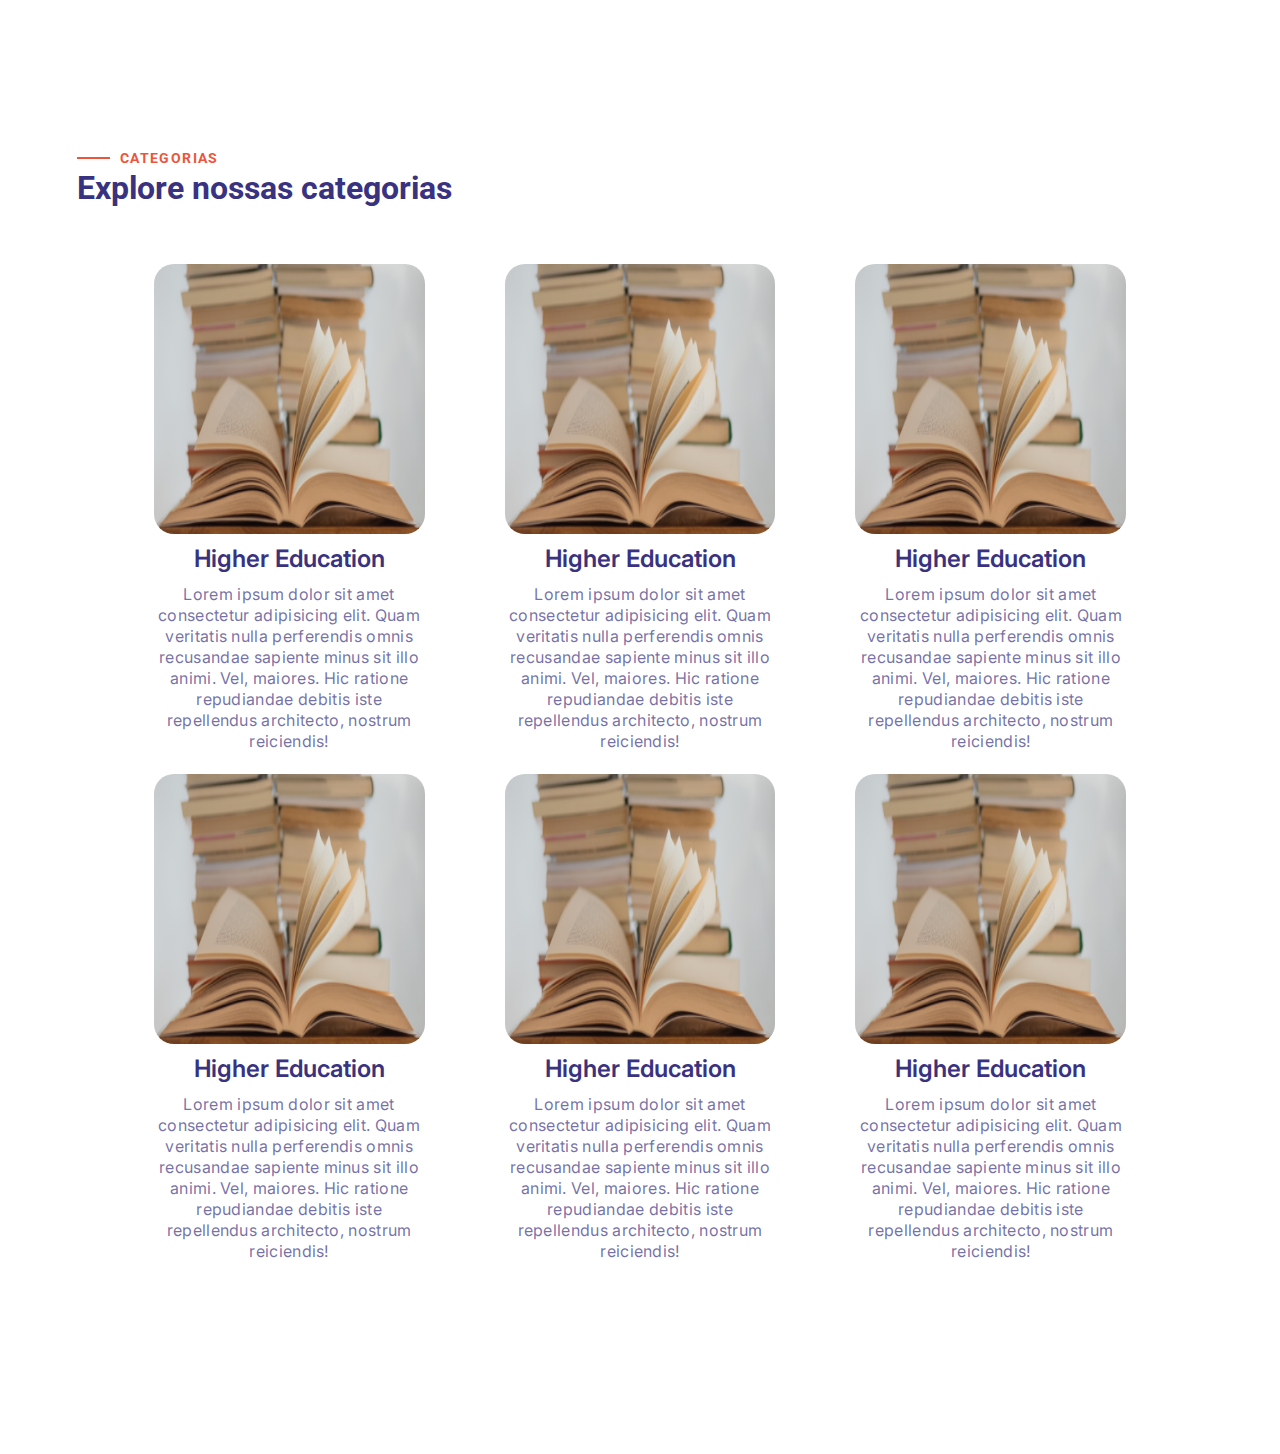
<file: categoria.html>
<!DOCTYPE html>
<html lang="en">
<head>
    <meta charset="UTF-8">
    <meta http-equiv="X-UA-Compatible" content="IE=edge">
    <meta name="viewport" content="width=device-width, initial-scale=1.0">
    <link rel="stylesheet" href="./css/categoriaStyles.css"/>
    <title>Categorias</title>


        <!--import fonts -->
        <link rel="preconnect" href="https://fonts.googleapis.com">
        <link rel="preconnect" href="https://fonts.gstatic.com" crossorigin>
        <link href="https://fonts.googleapis.com/css2?family=Roboto:wght@400;500;700&display=swap" rel="stylesheet">
    
        <!-- import boosttrap -->
        <link href="https://cdn.jsdelivr.net/npm/bootstrap@5.3.0-alpha1/dist/css/bootstrap.min.css" rel="stylesheet"
            integrity="sha384-GLhlTQ8iRABdZLl6O3oVMWSktQOp6b7In1Zl3/Jr59b6EGGoI1aFkw7cmDA6j6gD" crossorigin="anonymous">
        <script src="https://cdn.jsdelivr.net/npm/bootstrap@5.3.0-alpha1/dist/js/bootstrap.bundle.min.js"
            integrity="sha384-w76AqPfDkMBDXo30jS1Sgez6pr3x5MlQ1ZAGC+nuZB+EYdgRZgiwxhTBTkF7CXvN" crossorigin="anonymous">
        </script>
    
        <!--Import css-->
        <link href="./css/main.css" rel="stylesheet">
    
        <!-- codigo para usar o header e footer dos arquivos header.html e footer.html-->
        <script src="https://code.jquery.com/jquery-3.3.1.js"
            integrity="sha256-2Kok7MbOyxpgUVvAk/HJ2jigOSYS2auK4Pfzbm7uH60=" crossorigin="anonymous">
        </script>
    

</head>

<body class="cBody">

    <section class="categoria">

    <h2 class="cTitle1"><div class="retangulo"></div> CATEGORIAS</h2>
    <h1 class="cSubTitle">Explore nossas categorias</h1>
    
    <div class="cGridContainer">

        <div class="item1"> 

            <img src="./img/livro.png"/>

            <h3>Higher Education</h3>
            <p>Lorem ipsum dolor sit amet consectetur adipisicing elit. Quam veritatis nulla perferendis omnis recusandae sapiente minus sit illo animi. Vel, maiores. Hic ratione repudiandae debitis iste repellendus architecto, nostrum reiciendis!</p>

        </div>
        <div class="item2">
            <img src="./img/livro.png"/>
            <h3>Higher Education</h3>
            <p>Lorem ipsum dolor sit amet consectetur adipisicing elit. Quam veritatis nulla perferendis omnis recusandae sapiente minus sit illo animi. Vel, maiores. Hic ratione repudiandae debitis iste repellendus architecto, nostrum reiciendis!</p>    
        </div>
        <div class="item3"> 
            <img src="./img/livro.png"/>  
            <h3>Higher Education</h3>
            <p>Lorem ipsum dolor sit amet consectetur adipisicing elit. Quam veritatis nulla perferendis omnis recusandae sapiente minus sit illo animi. Vel, maiores. Hic ratione repudiandae debitis iste repellendus architecto, nostrum reiciendis!</p>  
        </div>
        <div class="item4"> 
            
            <img src="./img/livro.png"/>
            <h3>Higher Education</h3>
            <p>Lorem ipsum dolor sit amet consectetur adipisicing elit. Quam veritatis nulla perferendis omnis recusandae sapiente minus sit illo animi. Vel, maiores. Hic ratione repudiandae debitis iste repellendus architecto, nostrum reiciendis!</p>

        </div>
        <div class="item5"> 

            <img src="./img/livro.png"/>
            <h3>Higher Education</h3>
            <p>Lorem ipsum dolor sit amet consectetur adipisicing elit. Quam veritatis nulla perferendis omnis recusandae sapiente minus sit illo animi. Vel, maiores. Hic ratione repudiandae debitis iste repellendus architecto, nostrum reiciendis!</p>

        </div>
        <div class="item6"> 

            <img src="./img/livro.png"/>
            <h3>Higher Education</h3>
            <p>Lorem ipsum dolor sit amet consectetur adipisicing elit. Quam veritatis nulla perferendis omnis recusandae sapiente minus sit illo animi. Vel, maiores. Hic ratione repudiandae debitis iste repellendus architecto, nostrum reiciendis!</p>
        </div>


    </div>
    </section>



</body>


</html>
</file>
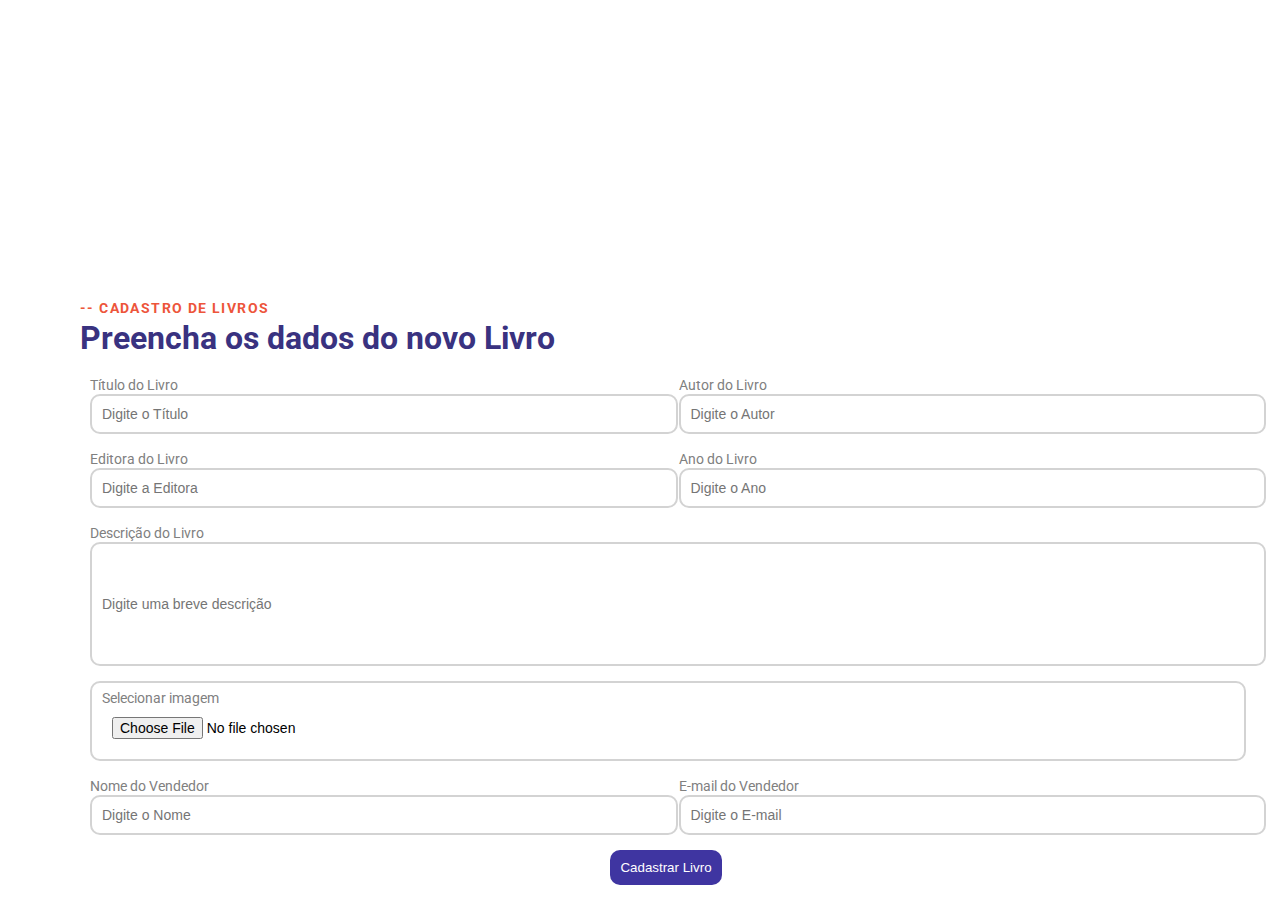
<file: forms.html>
<!DOCTYPE html>
<html>

<head>
    <meta charset="UTF-8">
    <title>The book is on the Table</title>

    <!--import fonts -->
    <link rel="preconnect" href="https://fonts.googleapis.com">
    <link rel="preconnect" href="https://fonts.gstatic.com" crossorigin>
    <link href="https://fonts.googleapis.com/css2?family=Roboto:wght@400;500;700&display=swap" rel="stylesheet">

    <!-- import boosttrap -->
    <link href="https://cdn.jsdelivr.net/npm/bootstrap@5.3.0-alpha1/dist/css/bootstrap.min.css" rel="stylesheet"
        integrity="sha384-GLhlTQ8iRABdZLl6O3oVMWSktQOp6b7In1Zl3/Jr59b6EGGoI1aFkw7cmDA6j6gD" crossorigin="anonymous">
    <script src="https://cdn.jsdelivr.net/npm/bootstrap@5.3.0-alpha1/dist/js/bootstrap.bundle.min.js"
        integrity="sha384-w76AqPfDkMBDXo30jS1Sgez6pr3x5MlQ1ZAGC+nuZB+EYdgRZgiwxhTBTkF7CXvN" crossorigin="anonymous">
    </script>

    <!--Import css-->
    <link href="./css/main.css" rel="stylesheet">
    <link href="./css/forms.css" rel="stylesheet">

    <!--Import js-->
    <script src="js/validation.js"></script>

    <!-- codigo para usar o header e footer dos arquivos header.html e footer.html-->
    <script src="https://code.jquery.com/jquery-3.3.1.js"
        integrity="sha256-2Kok7MbOyxpgUVvAk/HJ2jigOSYS2auK4Pfzbm7uH60=" crossorigin="anonymous">
    </script>
    <!-- ----------------------------------------------------------------------- -->
</head>

<body id="fBody">

    <section id="form">
    
        <h2 class="fTitle1">-- CADASTRO DE LIVROS</h2>
        <h1 class="fSubTitle">Preencha os dados do novo Livro</h1>

        <form>
            <div class="form_row">
                <div class="inline-block right-margin">
                    <label for="ftitulo">Título do Livro</label><br>
                    <input class="rounded required" type="text" id="ftitulo" name="ftitulo" placeholder="Digite o Título" required>
                    <p class="error"></p>
                </div>
                <div class="inline-block">
                    <label for="fautor">Autor do Livro</label><br>
                    <input class="rounded required" type="text" id="fautor" name="fautor" placeholder="Digite o Autor" required>
                    <p class="error"></p>
                </div>
            </div>
            <div class="form_row">
                <div class="inline-block right-margin">
                    <label for="feditora">Editora do Livro</label><br>
                    <input class="rounded" type="text" id="feditora" name="feditora" placeholder="Digite a Editora"><br>
                </div>
                <div class="inline-block">
                    <label for="fano">Ano do Livro</label><br>
                    <input class="rounded required" type="number" min="1900" max="2023" id="fano" name="fano" placeholder="Digite o Ano" required>
                    <p class="error"></p>
                </div>
            </div>
            <div class="form_row">
                <div class="inline-block">
                    <label for="fdescricao">Descrição do Livro</label><br>
                    <input class="rounded big_input" type="text" id="fdescricao" name="fdescricao" placeholder="Digite uma breve descrição"><br>
                </div>
            </div>
            <div class="form_row rounded">
                <div class="inline-block right-margin" id="image_select">
                    <label for="fimg">Selecionar imagem</label>
                    <input type="file" id="fimg" name="fimg" accept="image/*">
                </div>
            </div>

            <div class="form_row">
                <div class="inline-block right-margin">
                    <label for="fnome_vendedor">Nome do Vendedor</label><br>
                    <input class="rounded required" type="text" id="fnome_vendedor" name="fnome_vendedor" placeholder="Digite o Nome" required>
                    <p class="error"></p>
                </div>
                <div class="inline-block">
                    <label for="femail_vendedor">E-mail do Vendedor</label><br>
                    <input class="rounded" type="email" id="femail_vendedor" name="femail_vendedor" placeholder="Digite o E-mail"><br>
                    <p id="wrong_email" class="error"></p>
                </div>
            </div>

            <div class="form_row">
                <input class="rounded centralized" type="submit" onclick="validate()" value="Cadastrar Livro">
            </div>
        </form>

    </section>

</body>

</html>
</file>
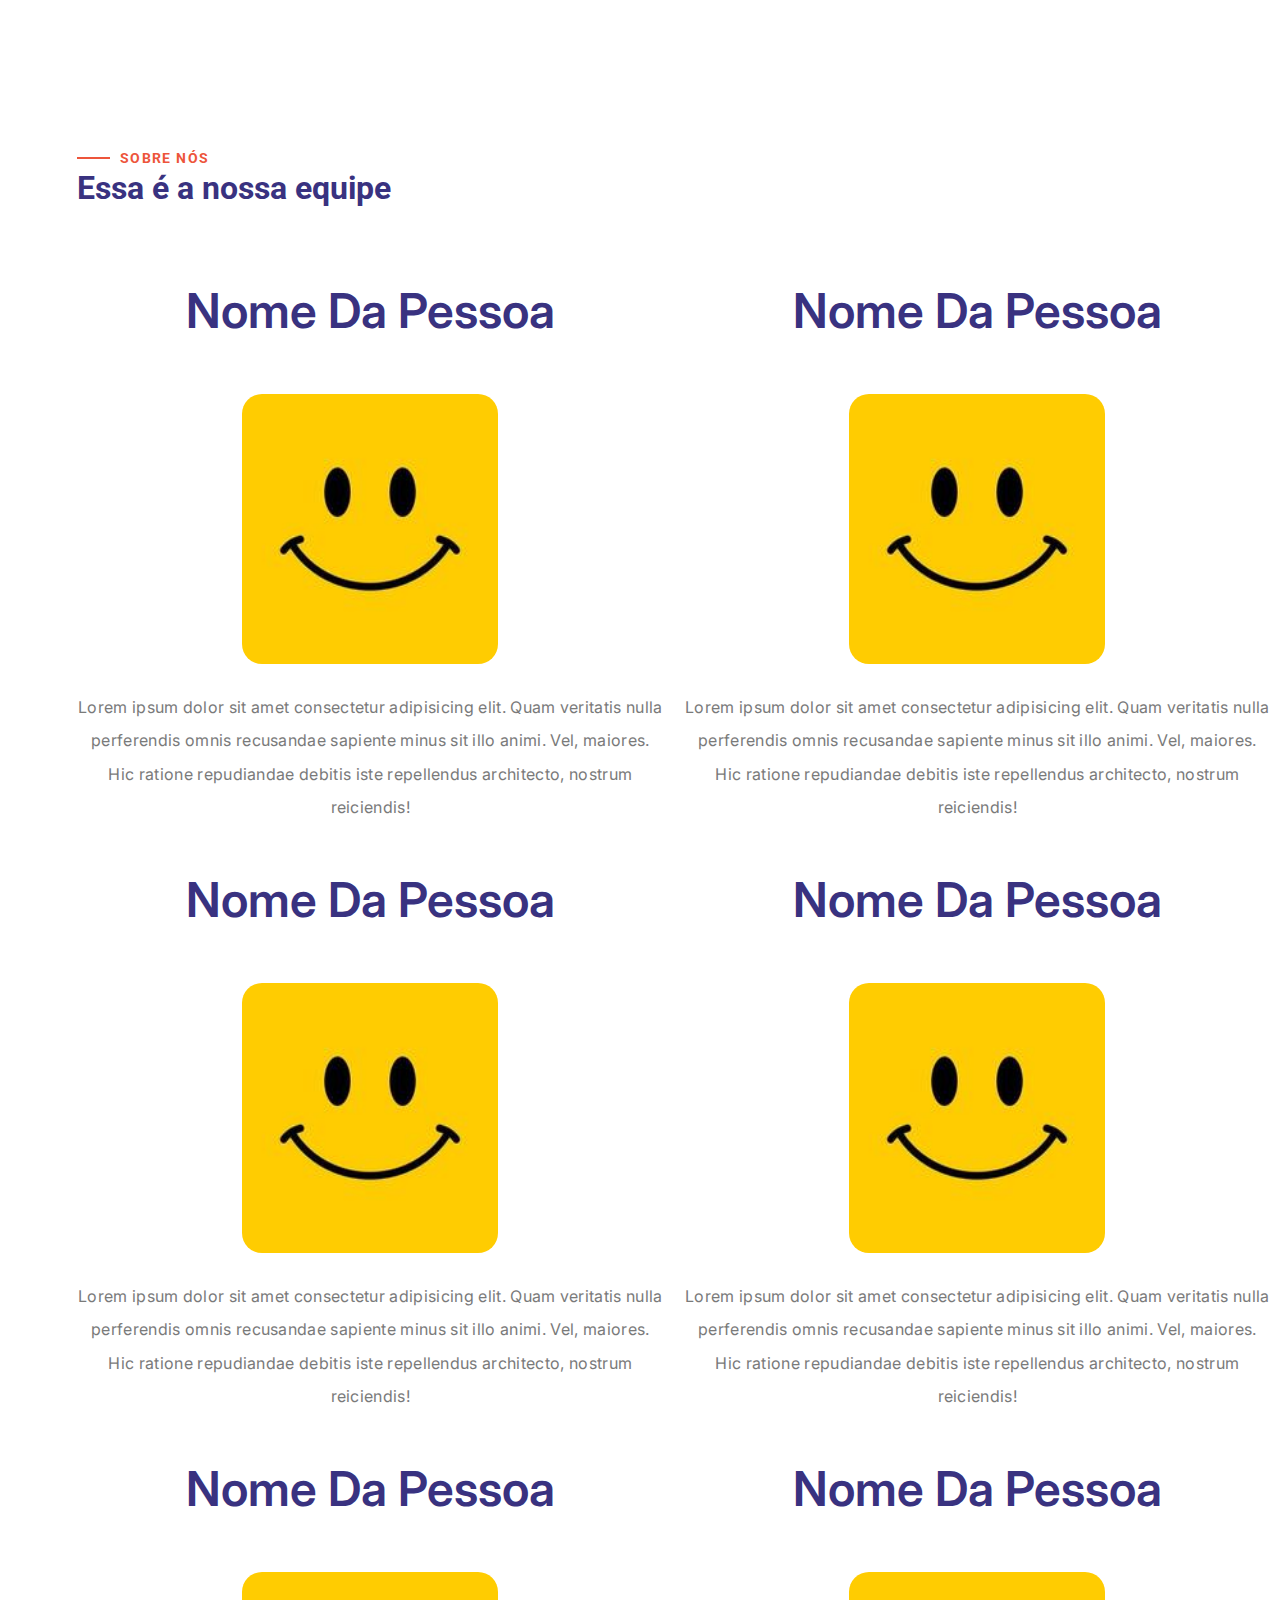
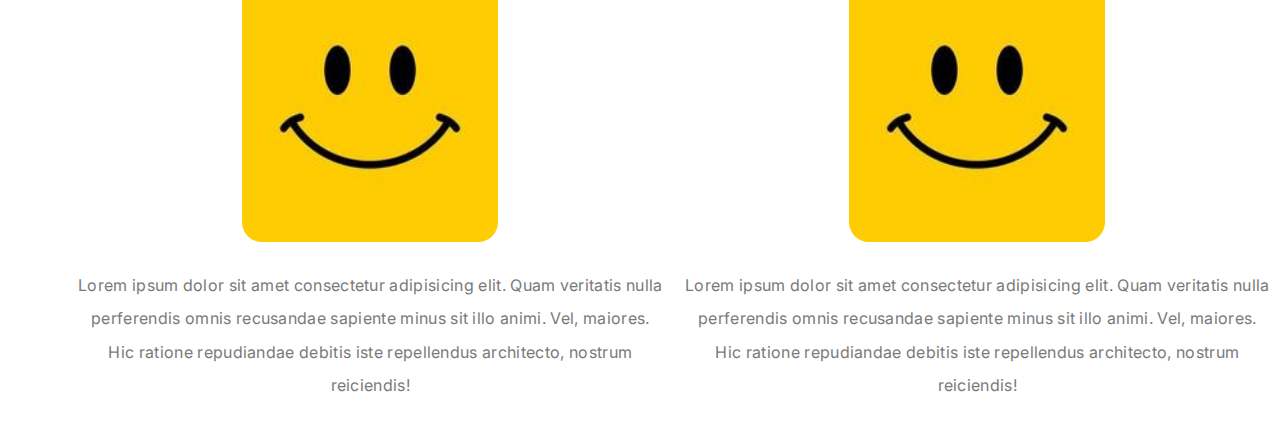
<file: sobre.html>
<!DOCTYPE html>
<html>

<head>
    <title>The book is on the Table</title>

    <!--import fonts -->
    <link rel="preconnect" href="https://fonts.googleapis.com">
    <link rel="preconnect" href="https://fonts.gstatic.com" crossorigin>
    <link href="https://fonts.googleapis.com/css2?family=Roboto:wght@400;500;700&display=swap" rel="stylesheet">

    <!-- import boosttrap -->
    <link href="https://cdn.jsdelivr.net/npm/bootstrap@5.3.0-alpha1/dist/css/bootstrap.min.css" rel="stylesheet"
        integrity="sha384-GLhlTQ8iRABdZLl6O3oVMWSktQOp6b7In1Zl3/Jr59b6EGGoI1aFkw7cmDA6j6gD" crossorigin="anonymous">
    <script src="https://cdn.jsdelivr.net/npm/bootstrap@5.3.0-alpha1/dist/js/bootstrap.bundle.min.js"
        integrity="sha384-w76AqPfDkMBDXo30jS1Sgez6pr3x5MlQ1ZAGC+nuZB+EYdgRZgiwxhTBTkF7CXvN" crossorigin="anonymous">
    </script>

    <!--Import css-->
    <link href="./css/main.css" rel="stylesheet">

    <!-- codigo para usar o header e footer dos arquivos header.html e footer.html-->
    <script src="https://code.jquery.com/jquery-3.3.1.js"
        integrity="sha256-2Kok7MbOyxpgUVvAk/HJ2jigOSYS2auK4Pfzbm7uH60=" crossorigin="anonymous">
    </script>

    <link rel="stylesheet" href="css/sobre.css"/>
    <!-- -------------------------------------------------------------------- -->
</head>

<body>
    
    <section class="categoria">

        <h2 class="cTitle1"><div class="retangulo"></div>SOBRE NÓS</h2>
        <h1 class="cSubTitle">Essa é a nossa equipe</h1>


    </section>

    <div class="cGridContainer">

        <div class="item1"> 
        
            <h3> Nome Da Pessoa</h3>

            <img src="./img/pessoa.jpg"/>

            <p>Lorem ipsum dolor sit amet consectetur adipisicing elit. Quam veritatis nulla perferendis omnis recusandae sapiente minus sit illo animi. Vel, maiores. Hic ratione repudiandae debitis iste repellendus architecto, nostrum reiciendis!</p>

        </div>

        
        <div class="item2"> 
        
            <h3> Nome Da Pessoa</h3>

            <img src="./img/pessoa.jpg"/>

            <p>Lorem ipsum dolor sit amet consectetur adipisicing elit. Quam veritatis nulla perferendis omnis recusandae sapiente minus sit illo animi. Vel, maiores. Hic ratione repudiandae debitis iste repellendus architecto, nostrum reiciendis!</p>

        </div>

        
        <div class="item3"> 
        
            <h3> Nome Da Pessoa</h3>

            <img src="./img/pessoa.jpg"/>

            <p>Lorem ipsum dolor sit amet consectetur adipisicing elit. Quam veritatis nulla perferendis omnis recusandae sapiente minus sit illo animi. Vel, maiores. Hic ratione repudiandae debitis iste repellendus architecto, nostrum reiciendis!</p>

        </div>

        
        <div class="item4"> 
        
            <h3> Nome Da Pessoa</h3>

            <img src="./img/pessoa.jpg"/>

            <p>Lorem ipsum dolor sit amet consectetur adipisicing elit. Quam veritatis nulla perferendis omnis recusandae sapiente minus sit illo animi. Vel, maiores. Hic ratione repudiandae debitis iste repellendus architecto, nostrum reiciendis!</p>

        </div>

        
        <div class="item5"> 
        
            <h3> Nome Da Pessoa</h3>

            <img src="./img/pessoa.jpg"/>

            <p>Lorem ipsum dolor sit amet consectetur adipisicing elit. Quam veritatis nulla perferendis omnis recusandae sapiente minus sit illo animi. Vel, maiores. Hic ratione repudiandae debitis iste repellendus architecto, nostrum reiciendis!</p>

        </div>
        

        
        <div class="item6"> 
        
            <h3> Nome Da Pessoa</h3>

            <img src="./img/pessoa.jpg"/>

            <p>Lorem ipsum dolor sit amet consectetur adipisicing elit. Quam veritatis nulla perferendis omnis recusandae sapiente minus sit illo animi. Vel, maiores. Hic ratione repudiandae debitis iste repellendus architecto, nostrum reiciendis!</p>

        </div>
    </div>

</body>

</html>
</body>
</file>
<file: css/categoriaStyles.css>
@import url("https://fonts.googleapis.com/css2?family=Roboto:wght@400;500;700&display=swap");

@import url('https://fonts.googleapis.com/css2?family=Inter:wght@600&display=swap');

.categoria{
    margin-top: 150px;
    margin-left: 6vw;
    margin-right: 6vw;
    margin-bottom: 20vh;
}

.retangulo{

    /* Rectangle 10 */

width: 33px;
height: 2px;
margin-top: 7px;
margin-right: 10px;


background: #ED553B;

}


.cTitle1{

    color: orange;
    /* CATEGORIAS */
    font-family: "Roboto";
    font-weight: 700;
    font-size: 14px;
    line-height: 16px;
    letter-spacing: 0.1em;
    margin-bottom: 0;
    color: #ED553B;
    display:flex
}

.cSubTitle{

    /* Explore nossas categorias */

    font-family:'Roboto';
    font-weight: 700;
    font-size: 32px;
    line-height: 44px;
    /* or 138% */
    margin-bottom: 6vh;
    color: #393280;


}

.cGridContainer{
    display:flex
}

.cGridItem{

    width: 33%vw;

}

.cContainerImg {

    height: 70%;
    width: 100%;


}


.cGridContainer {
    display: grid;
    grid-template-columns: repeat(3, 1fr);
    grid-template-rows: repeat(2, 1fr);
    grid-column-gap: 80px;
    grid-row-gap: 10px;
}
    
.item1 { grid-area: 1 / 1 / 2 / 2; }
.item2 { grid-area: 1 / 2 / 2 / 3; }
.item3 { grid-area: 1 / 3 / 2 / 4; }
.item4 { grid-area: 2 / 1 / 3 / 2; }
.item5 { grid-area: 2 / 2 / 3 / 3; }
.item6 { grid-area: 2 / 3 / 3 / 4; }

.cGridContainer img{

    height:30vh;
    width:100%;
    border-radius: 20px;
    margin-bottom: 1vh;

    
}

.cGridContainer h3 {
    /* Higher Education */
    font-family: 'Inter';
    font-style: normal;
    font-size: 24px;
    line-height: 32px;
/* or 133% */
    text-align: center;
    font-weight: 600;
    color: #393280;
    margin-bottom: 1vh;
}

.cGridContainer p {

    /* Lorem ipsum dolor sit amet, consectetur adipiscing elit. Sed eu feugiat amet, libero ipsum enim pharetra hac. Urna commodo, lacus ut mat, */

width: 100%;
height: 20vh;

font-family: 'Inter';
font-style: normal;
font-weight: 400;
font-size: 16px;
line-height: 21px;
/* or 200% */
text-align: center;

color: rgba(57, 50, 128, 0.7);


/* Inside auto layout */
flex: none;
order: 1;
flex-grow: 0;

}
</file>
<file: css/main.css>
@import url(catalogo.css);
@import url(forms.css);
@import url(sobre.css);
@import url(categoriaStyles.css);

*, dl, ol, ul, .h1, .h2, .h3, .h4, .h5, .h6, h1, h2, h3, h4, h5, h6 {
    margin: 0;
    padding: 0;
    border: 0;
}

:root {
    --purple: #393280;
}

a {
    text-decoration: none;
}

body {
    font-family: 'Roboto', sans-serif !important;
}

/*footer*/
footer {
    width: 100vw;
    background-color: var(--purple);
}

.container-footer {
    margin: 0 !important;
    padding-left: 0 !important;
}

.container-footer {
    margin: 0 !important;
    padding-left: 0 !important;
    font: 'Roboto';
}

.footer-social-logo {
    margin-bottom: 0.5rem;
    padding-left: 5%;
}

.footer-link-row {
    align-items: center;
}

.footer-company-logo {
    margin-bottom: 0.5rem;
}

/*header*/
header {
    background: rgb(227,224,255);
    background: linear-gradient(180deg, rgba(227,224,255,1) 0%, rgba(227,224,255,1) 35%, rgba(255,255,255,1) 100%);
}

#top-bar {
    background-color: var(--purple);
    height: 40px;
    width: 100%;
    display: flex;
    justify-content: space-between;
    align-items: center;
    padding: 0 80px;
}

.header-social-logo a {
    margin-left: 10px;
}

.phone {
    font-size: 14px;
}

header {
    width: 100vw;
    position: fixed;
    top: 0;
}

#header-menu {
    display: flex;
    justify-content: space-between;
    align-items: center;
    padding: 0px 80px;
}

.menu .menu-nav{
    display: flex;
    flex-direction: row;
    list-style: none;
    column-gap: 20px;
    padding: 30px 0;
}

.menu .menu-nav li{
    margin-right: 20px;
    text-transform: uppercase;
    color: #111111;
    cursor: pointer;
}

li.active {
    font-weight: bold;
    color: #F37964 !important;
}

.subnav {
  display: none;
  position: absolute;
  background-color: #fff;
  padding: 10px 15px;
  list-style: none;
  box-shadow: 0px 5px 10px 0px rgba(0,0,0,0.2);
}

.menu .menu-nav  .subnav li{
    border-right: none;
    padding-top: 5px;
}

.menu .menu-nav .subnav a {
    margin-right: 0px;
}


.nav-dropdown:hover .subnav {
  display: block;
}


/* single product */

.book-container {
    display: flex;
    justify-content: center;
}

.book-container > img {
    width: 8rem;
    height: 12.8rem;
    margin: 0.75rem;
}

.single-product img {
    z-index: -2;
}

.single-product-buy {
    position: absolute;
    margin-top: 150px;
    z-index: -1;
}

.single-product-buy input#comprar-livro {
    background: #ED553B;
}

.description > * {
    display: flex;
    justify-content: center;
}

.product-title {
    color: #000000;
    font-size: 1rem;
}

.author-name {
    color: #555555;
    font-size: 0.875rem;
}

.product-price {
    color: #ED553B;
    font-size: 1.125rem;
    margin-bottom: 5rem;
}

.ratings{
    margin-right:10px;
}

.ratings i{
    
    color:#cecece;
    font-size:32px;
}

.rating-color{
    color:#fbc634 !important;
}

.review-count{
    font-weight:400;
    margin-bottom:2px;
    font-size:24px !important;
}

.small-ratings i{
  color:#cecece;
  margin-bottom: 0.5rem;
}

.review-stat{
    font-weight:300;
    font-size:18px;
    margin-bottom:2px;
}

.section-catalogo{
    margin-top: 150px;
}

.single-product {
    box-shadow: 1px 4px 15px rgba(130, 130, 130,0.35);
    border-radius: 8px;
    width: 250px;
    cursor: pointer;
}

.hidden {
    display: none;
}

.single-product-buy {
}

/* home */

section#home{
    padding: 150px 0px 0px;
}

.title1{
    padding: 0px 80px;
    color: orange;
    /* CATEGORIAS */
    font-family: "Roboto";
    font-weight: 700;
    font-size: 14px;
    line-height: 16px;
    letter-spacing: 0.1em;
    color: #ED553B;
    display:flex
}

.subTitle{
    /* Explore nossas categorias */
    padding: 0px 80px;
    font-family:'Roboto';
    font-weight: 700;
    font-size: 32px;
    line-height: 44px;
    /* or 138% */
    color: #393280;
}

.retangulo{
    /* Rectangle 10 */
    width: 33px;
    height: 2px;
    margin-top: 7px;
    margin-right: 10px;
    background: #ED553B;
}

section.gridProducts {
    display: flex;
    flex-wrap: wrap;
    padding: 20px 80px;
    column-gap: 10px;
    justify-content: space-between
}

.error {
    color: red;
}
</file>
<file: css/forms.css>
form {
    width: 100%;
    padding: 0px 40px;
}

.form_row {
    display: flex;
    width: 90%;
    margin-top: 15px;
    margin-left: 50px;
    margin-right: 50px;
}

.right-margin {
    margin-right: 25px;
}

.inline-block {
    display: inline-block;
    width: 100%;
}

.inline-block input {
    width: 100%;
    font-size: 14px;
    padding: 10px;
}

.inline-block label {
    font-family: 'Roboto';
    color: gray;
    font-size: 14px;
}

.big_input {
    height: 100px;
    padding-bottom: 70px;
}

.rounded {
    border-width: 2px;
    border-style: solid;
    border-radius: 10px;
    border-color: lightgrey;
}

.centralized {
    margin: 0 auto;
}

#image_select {
    padding-top: 5px;
    padding-left: 10px;
    padding-bottom: 10px;
}

body#fBody{
    padding-top: 150px;
}

input.rounded.centralized {
    background: #3F35A1;
    color: white;
    padding: 10px;
    border: none;
}

.fTitle1{
    padding: 0px 80px;
    color: orange;
    /* CATEGORIAS */
    font-family: "Roboto";
    font-weight: 700;
    font-size: 14px;
    line-height: 16px;
    letter-spacing: 0.1em;
    color: #ED553B;
    display:flex
}

.fSubTitle{

    /* Explore nossas categorias */
    padding: 0px 80px;
    font-family:'Roboto';
    font-weight: 700;
    font-size: 32px;
    line-height: 44px;
    /* or 138% */
    color: #393280;
}

section#form{
    padding: 150px 0px 0px;
}
</file>
<file: css/sobre.css>
@import url("https://fonts.googleapis.com/css2?family=Roboto:wght@400;500;700&display=swap");

@import url('https://fonts.googleapis.com/css2?family=Inter:wght@600&display=swap');

@import url('https://fonts.googleapis.com/css2?family=Inter&display=swap');

.categoria{
    margin-top: 150px;
    margin-left: 6vw;
    margin-right: 6vw;
    margin-bottom: 8vh;
}



.retangulo{

    /* Rectangle 10 */

width: 33px;
height: 2px;
margin-top: 7px;
margin-right: 10px;


background: #ED553B;

}

.cTitle1{
    color: orange;
    /* CATEGORIAS */
    font-family: "Roboto";
    font-weight: 700;
    font-size: 14px;
    line-height: 16px;
    letter-spacing: 0.1em;
    margin-bottom: 0;
    color: #ED553B;
    display:flex
}

.cSubTitle{

    /* Explore nossas categorias */

    font-family:'Roboto';
    font-weight: 700;
    font-size: 32px;
    line-height: 44px;
    /* or 138% */
    margin-bottom: 1vh;
    color: #393280;


}


.cGridContainer {
    display: grid;
    grid-template-columns: repeat(2, 1fr);
    grid-template-rows: repeat(3, 1fr);
    grid-column-gap: 20px;
    grid-row-gap: 15px;
    margin-left: 6vw;
    margin-right: 6vw;

    }
    
.item1 { grid-area: 1 / 1 / 2 / 2; }
.item2 { grid-area: 3 / 1 / 4 / 2; }
.item3 { grid-area: 2 / 1 / 3 / 2; }
.item4 { grid-area: 1 / 2 / 2 / 3; }
.item5 { grid-area: 2 / 2 / 3 / 3; }
.item6 { grid-area: 3 / 2 / 4 / 3; }

.item1, .item2, .item3, .item4, .item5, .item6 {
    display: flex;
    justify-content: center;
    flex-direction: column;
    align-items: center;
}

.cGridContainer img{

    height:30vh;
    width:20vw;
    border-radius: 20px;
    margin-bottom: 3vh;

    
}

.cGridContainer h3 {
    /* Higher Education */


font-family: 'Inter';
font-style: normal;
font-weight: 600;
font-size: 48px;
line-height: 58px;
/* identical to box height */
text-transform: capitalize;

color: #393280;


margin-bottom: 6vh;

/* Inside auto layout */
flex: none;
order: 0;
flex-grow: 0;



}

.cGridContainer p {

width: 587px;
height: 165px;

font-family: 'Inter';
font-style: normal;
font-weight: 400;
font-size: 16px;
line-height: 208%;
/* or 33px */
letter-spacing: 0.02em;

color: #7A7A7A;


/* Inside auto layout */
flex: none;
order: 2;
flex-grow: 0;


}
</file>
